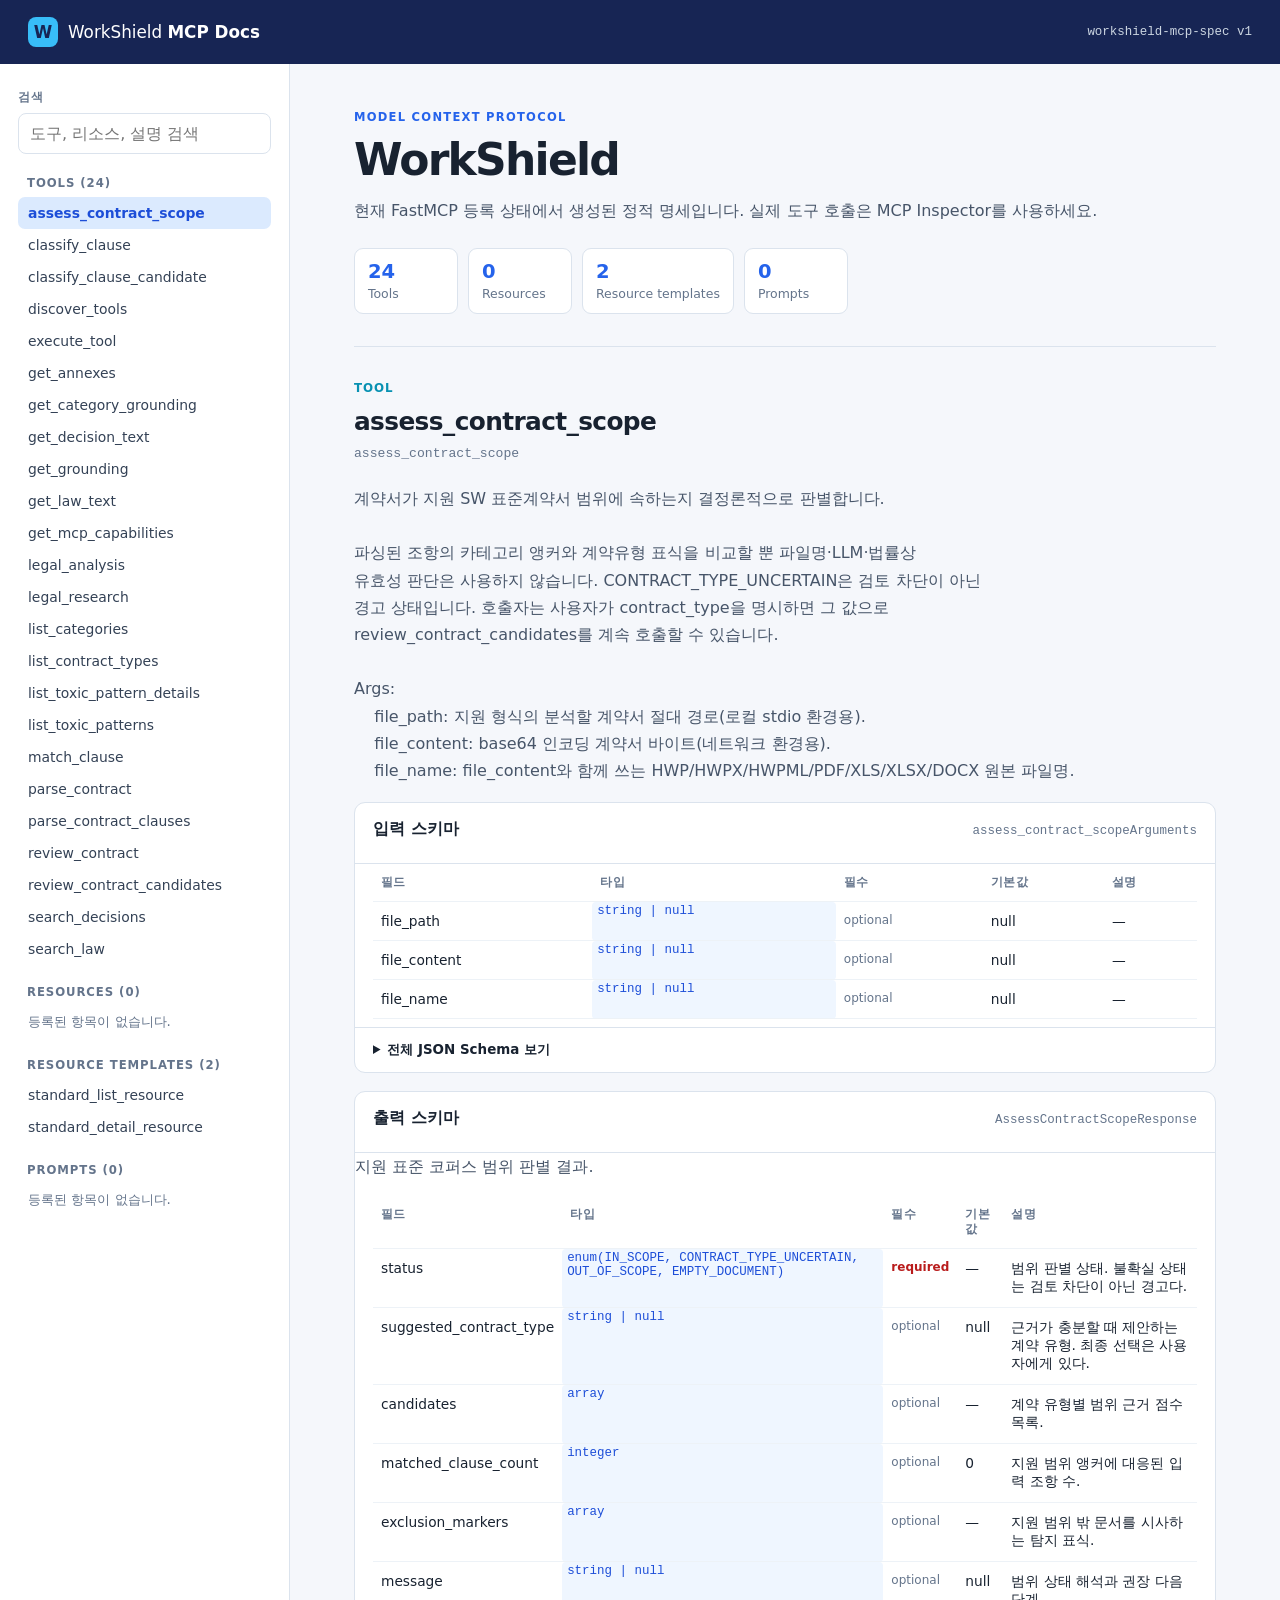
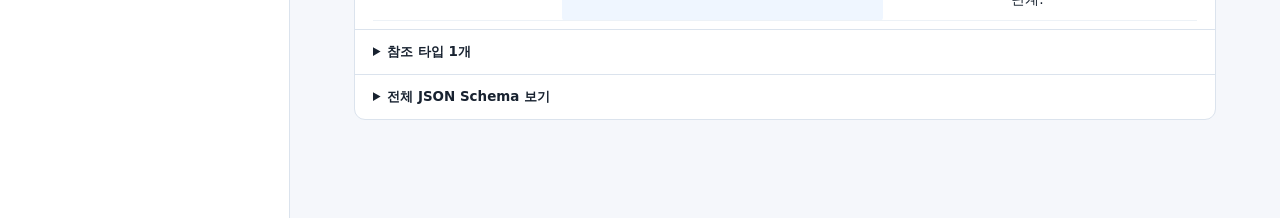
<file: site/index.html>
<!doctype html>
<html lang="ko">
  <head>
    <meta charset="utf-8" />
    <meta name="viewport" content="width=device-width, initial-scale=1" />
    <meta name="description" content="WorkShield MCP 도구와 리소스 명세 문서" />
    <title>WorkShield MCP Docs</title>
    <link rel="stylesheet" href="styles.css" />
  </head>
  <body>
    <header class="topbar">
      <a class="brand" href="#top" aria-label="문서 처음으로">
        <span class="brand-mark">W</span>
        <span>WorkShield <strong>MCP Docs</strong></span>
      </a>
      <span id="format-version" class="format-version">명세 로드 중</span>
    </header>

    <main id="top" class="layout">
      <aside class="sidebar" aria-label="명세 탐색">
        <label class="search-label" for="search">검색</label>
        <input id="search" type="search" placeholder="도구, 리소스, 설명 검색" autocomplete="off" />
        <nav id="navigation" class="navigation" aria-label="MCP 항목 목록"></nav>
      </aside>

      <section class="content" aria-live="polite">
        <div id="loading" class="loading">MCP 명세를 불러오는 중입니다.</div>
        <div id="document" hidden>
          <section class="hero">
            <p class="eyebrow">MODEL CONTEXT PROTOCOL</p>
            <h1 id="server-name">MCP 문서</h1>
            <p>현재 FastMCP 등록 상태에서 생성된 정적 명세입니다. 실제 도구 호출은 MCP Inspector를 사용하세요.</p>
            <div id="counts" class="counts"></div>
          </section>
          <article id="detail" class="detail"></article>
        </div>
        <div id="error" class="error" hidden></div>
      </section>
    </main>

    <template id="count-template">
      <div class="count-card"><strong></strong><span></span></div>
    </template>
    <script src="app.js"></script>
  </body>
</html>
</file>
<file: site/styles.css>
:root {
  --ink: #182230;
  --muted: #64748b;
  --line: #dbe3ed;
  --canvas: #f5f7fb;
  --surface: #ffffff;
  --navy: #172554;
  --blue: #2563eb;
  --cyan: #0891b2;
  --code: #0f172a;
  font-family: Inter, Pretendard, "Noto Sans KR", system-ui, sans-serif;
  color: var(--ink);
  background: var(--canvas);
}

* { box-sizing: border-box; }
body { margin: 0; min-width: 320px; }
button, input { font: inherit; }

.topbar {
  align-items: center;
  background: var(--navy);
  color: white;
  display: flex;
  height: 64px;
  justify-content: space-between;
  padding: 0 28px;
}
.brand { align-items: center; color: inherit; display: flex; font-size: 1.05rem; font-weight: 500; gap: 10px; text-decoration: none; }
.brand-mark { align-items: center; background: #38bdf8; border-radius: 8px; color: var(--navy); display: inline-flex; font-weight: 800; height: 30px; justify-content: center; width: 30px; }
.format-version { color: #cbd5e1; font-family: ui-monospace, SFMono-Regular, Menlo, monospace; font-size: .78rem; }

.layout { display: grid; grid-template-columns: minmax(245px, 290px) minmax(0, 1fr); margin: 0 auto; max-width: 1540px; min-height: calc(100vh - 64px); }
.sidebar { background: var(--surface); border-right: 1px solid var(--line); padding: 26px 18px; }
.search-label, .nav-group-title { color: var(--muted); display: block; font-size: .73rem; font-weight: 750; letter-spacing: .08em; text-transform: uppercase; }
#search { border: 1px solid var(--line); border-radius: 8px; margin: 8px 0 22px; outline-color: var(--blue); padding: 10px 11px; width: 100%; }
.nav-group { margin: 0 0 20px; }
.nav-group-title { margin: 0 0 7px 9px; }
.nav-item { background: none; border: 0; border-radius: 7px; color: #334155; cursor: pointer; display: block; font-size: .87rem; overflow: hidden; padding: 8px 10px; text-align: left; text-overflow: ellipsis; white-space: nowrap; width: 100%; }
.nav-item:hover { background: #eff6ff; color: #1d4ed8; }
.nav-item.active { background: #dbeafe; color: #1d4ed8; font-weight: 700; }
.nav-empty { color: var(--muted); font-size: .84rem; padding: 7px 10px; }

.content { min-width: 0; padding: 46px clamp(25px, 5vw, 78px) 80px; }
.hero { border-bottom: 1px solid var(--line); margin-bottom: 34px; padding-bottom: 32px; }
.eyebrow { color: var(--blue); font-size: .72rem; font-weight: 800; letter-spacing: .11em; margin: 0 0 10px; }
h1, h2, h3, p { margin-top: 0; }
h1 { font-size: clamp(1.9rem, 4vw, 2.75rem); letter-spacing: -.04em; margin-bottom: 12px; }
h2 { font-size: 1.55rem; letter-spacing: -.025em; margin-bottom: 8px; }
h3 { font-size: 1rem; margin-bottom: 7px; }
.hero > p:not(.eyebrow), .description { color: #475569; line-height: 1.7; white-space: pre-wrap; }
.counts { display: flex; flex-wrap: wrap; gap: 10px; margin-top: 24px; }
.count-card { background: var(--surface); border: 1px solid var(--line); border-radius: 9px; min-width: 104px; padding: 11px 13px; }
.count-card strong { color: var(--blue); display: block; font-size: 1.22rem; }
.count-card span { color: var(--muted); font-size: .78rem; }

.kind { color: var(--cyan); font-size: .74rem; font-weight: 800; letter-spacing: .08em; text-transform: uppercase; }
.meta { color: var(--muted); font-family: ui-monospace, SFMono-Regular, Menlo, monospace; font-size: .82rem; margin: 10px 0 24px; }
.schema-section { background: var(--surface); border: 1px solid var(--line); border-radius: 11px; margin: 18px 0; overflow: hidden; }
.schema-heading { align-items: baseline; border-bottom: 1px solid var(--line); display: flex; gap: 10px; justify-content: space-between; padding: 16px 18px; }
.schema-heading code { color: var(--muted); font-size: .78rem; }
.schema-summary { overflow-x: auto; padding: 0 18px 8px; }
table { border-collapse: collapse; font-size: .86rem; min-width: 650px; width: 100%; }
th { color: var(--muted); font-size: .73rem; letter-spacing: .04em; text-align: left; text-transform: uppercase; }
td, th { border-bottom: 1px solid #edf2f7; padding: 11px 8px; vertical-align: top; }
td code, .type { background: #eff6ff; border-radius: 4px; color: #1d4ed8; font-family: ui-monospace, SFMono-Regular, Menlo, monospace; font-size: .78rem; padding: 2px 5px; }
.required { color: #b91c1c; font-size: .75rem; font-weight: 700; }
.optional { color: var(--muted); font-size: .75rem; }
details { border-top: 1px solid var(--line); }
summary { cursor: pointer; font-size: .84rem; font-weight: 650; padding: 13px 18px; }
pre { background: var(--code); color: #dbeafe; font-size: .76rem; line-height: 1.55; margin: 0; overflow: auto; padding: 16px 18px; tab-size: 2; }
.definitions { display: grid; gap: 10px; padding: 15px 18px; }
.definition { border: 1px solid var(--line); border-radius: 8px; padding: 12px; }
.definition h3 { margin: 0 0 7px; }
.definition .description { font-size: .86rem; margin: 0; }
.loading, .error { color: var(--muted); padding: 80px 0; text-align: center; }
.error { color: #b91c1c; }

@media (max-width: 760px) {
  .topbar { padding: 0 16px; }
  .format-version { display: none; }
  .layout { display: block; }
  .sidebar { border-bottom: 1px solid var(--line); border-right: 0; padding: 18px 16px; }
  .navigation { display: flex; gap: 14px; overflow-x: auto; }
  .nav-group { flex: 0 0 190px; }
  .content { padding: 30px 18px 54px; }
}
</file>
